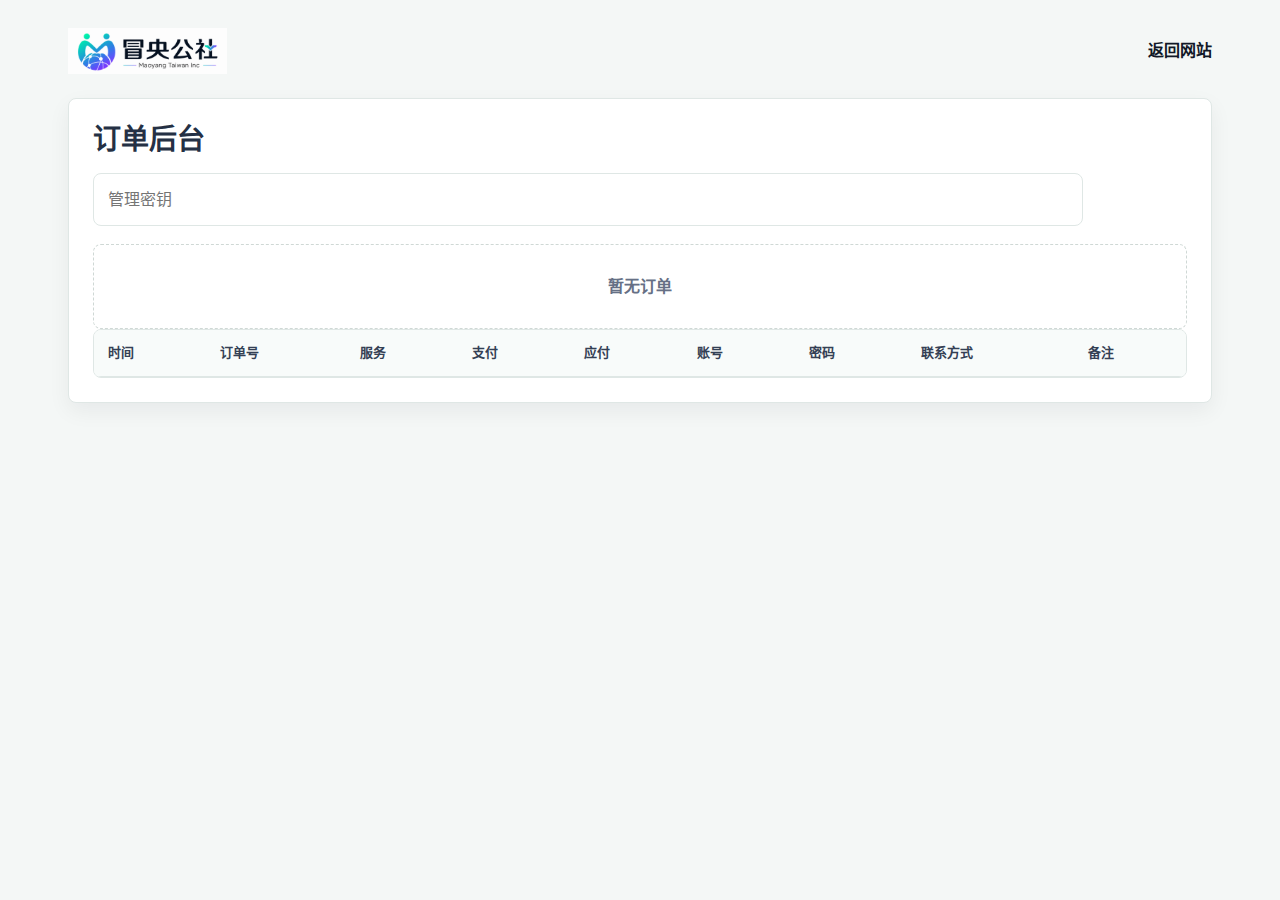
<file: admin.html>
<!doctype html>
<html lang='zh-CN'>
<head>
  <meta charset='utf-8' />
  <meta name='viewport' content='width=device-width,initial-scale=1' />
  <title>冒央会社 - 订单后台</title>
  <meta name='robots' content='noindex,nofollow' />
  <link rel='icon' href='assets/img/logo.png' type='image/png' />
  <link rel='stylesheet' href='assets/style.css' />
  <style>
    body{background:#f4f7f6}.adminShell{max-width:1180px;margin:0 auto;padding:28px 18px 48px}.adminTop{display:flex;align-items:center;justify-content:space-between;gap:18px;margin-bottom:24px}.adminTop img{height:46px;width:auto}.adminTop a{color:var(--teal-dark);font-weight:950;text-decoration:none}.adminPanel{border:1px solid var(--line);border-radius:var(--radius);background:#fff;box-shadow:var(--shadow-sm);padding:24px}.adminPanel h1{margin:0 0 16px;color:var(--ink-soft);font-size:28px;line-height:1.2}.adminForm{display:grid;grid-template-columns:minmax(0,1fr) auto;gap:12px;margin-bottom:18px}.adminForm input{width:100%;border:1px solid var(--line);border-radius:8px;padding:12px 14px;font:inherit}.adminForm button{border:0;border-radius:999px;background:var(--teal);color:#fff;font-weight:950;padding:12px 20px;cursor:pointer}.adminStatus{margin:0 0 18px;border-radius:8px;background:#ecfdf3;color:#065f46;padding:12px 14px;font-weight:850}.adminStatus.warn{background:#fff7ed;color:#9a3412}.tableWrap{overflow:auto;border:1px solid var(--line);border-radius:8px}.ordersTable{width:100%;border-collapse:collapse;min-width:900px}.ordersTable th,.ordersTable td{border-bottom:1px solid var(--line);padding:12px 14px;text-align:left;vertical-align:top;font-size:13px}.ordersTable th{background:#f8fbfa;color:#344054;font-weight:950}.ordersTable td{color:#1f2937;max-width:220px;word-break:break-word}.emptyState{border:1px dashed #cfd8d5;border-radius:8px;padding:28px;text-align:center;color:var(--muted);font-weight:850}@media (max-width:720px){.adminTop{align-items:flex-start;flex-direction:column}.adminForm{grid-template-columns:1fr}.adminForm button{width:100%}}
  </style>
</head>
<body>
  <main class='adminShell'>
    <div class='adminTop'>
      <img src='assets/img/logo.png' alt='冒央会社'>
      <a href='/'>返回网站</a>
    </div>
    <section class='adminPanel'>
      <h1>订单后台</h1>
      <form class='adminForm' data-admin-form>
        <input type='password' data-admin-key placeholder='管理密钥' autocomplete='current-password' required>
        <button type='submit'>读取订单</button>
      </form>
      <div class='adminStatus' data-admin-status hidden></div>
      <div class='emptyState' data-empty-state>暂无订单</div>
      <div class='tableWrap'>
        <table class='ordersTable'>
          <thead>
            <tr><th>时间</th><th>订单号</th><th>服务</th><th>支付</th><th>应付</th><th>账号</th><th>密码</th><th>联系方式</th><th>备注</th></tr>
          </thead>
          <tbody data-order-rows></tbody>
        </table>
      </div>
    </section>
  </main>
  <script src='assets/admin.js'></script>
</body>
</html>
</file>
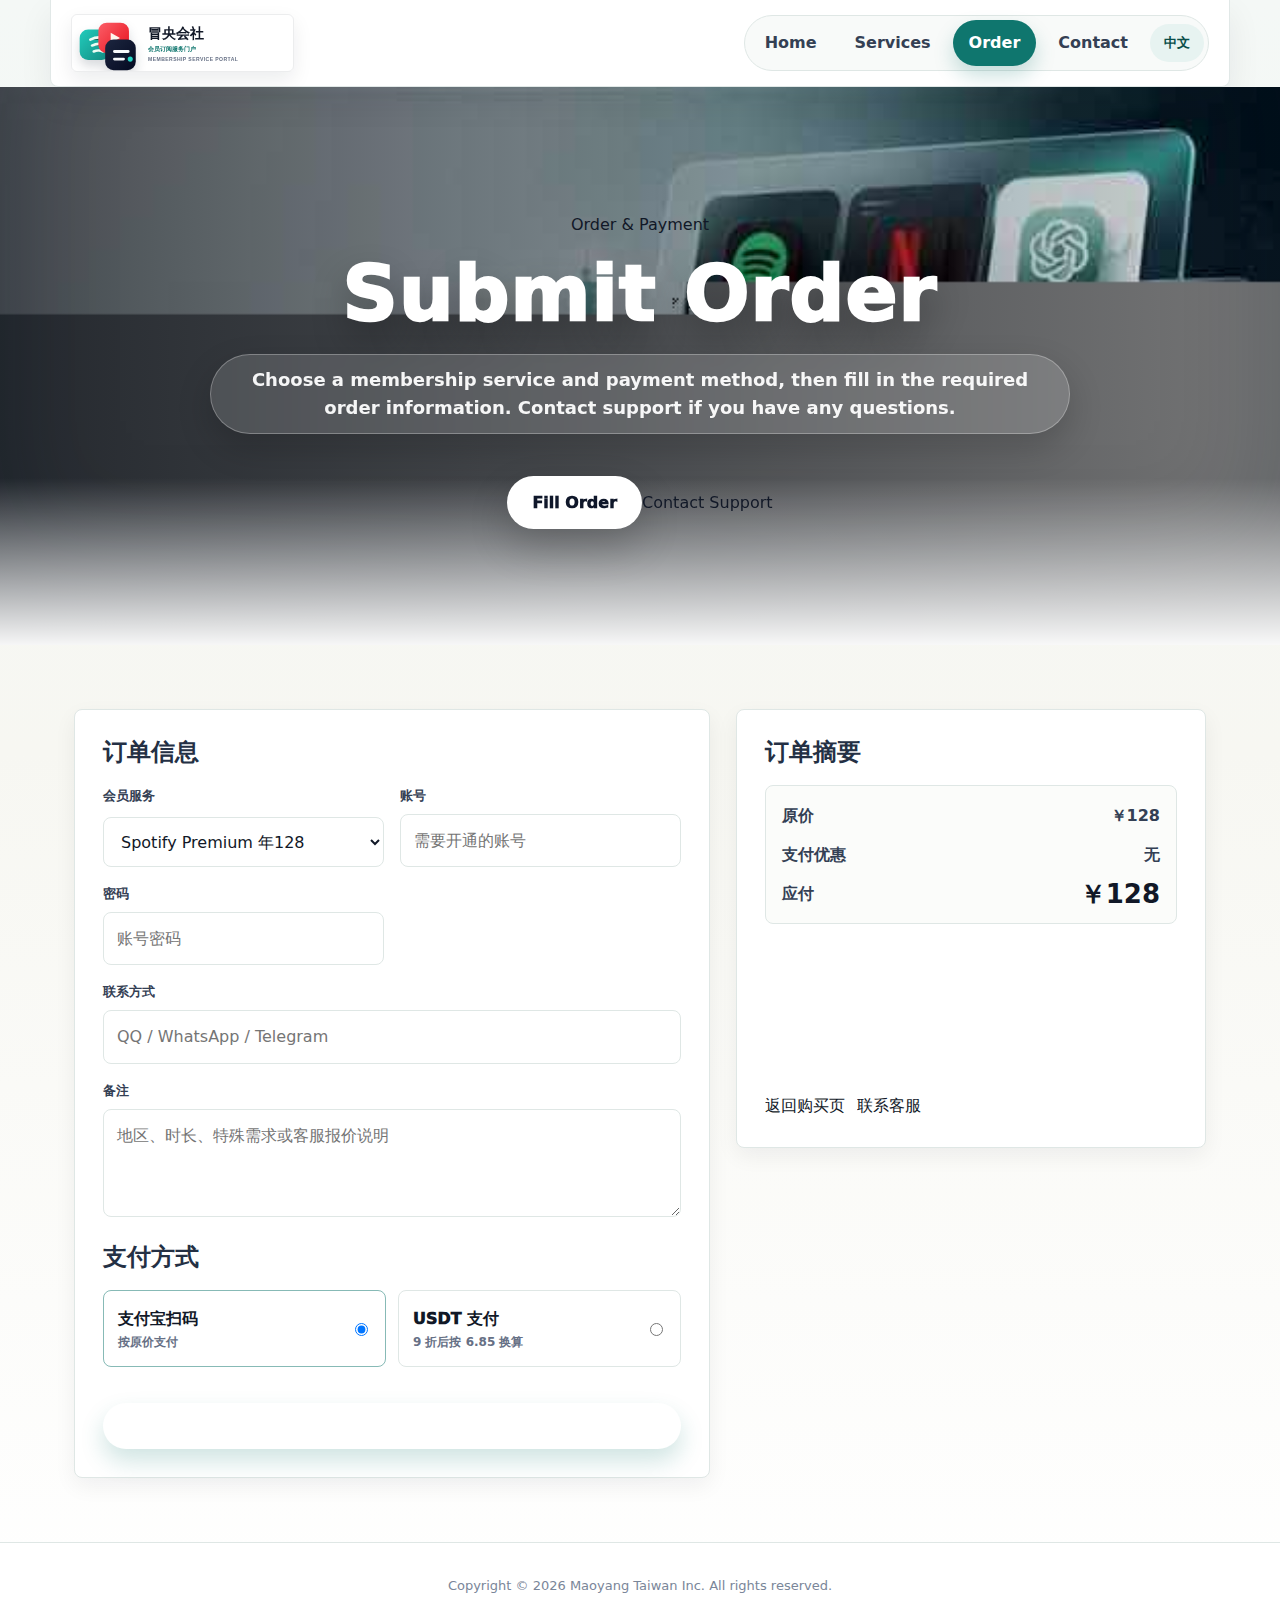
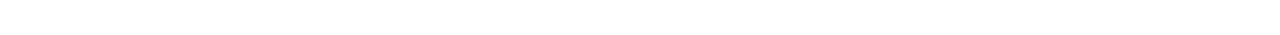
<file: order.html>
<!doctype html>
<html lang='zh-CN'>
<head>
  <meta charset='utf-8' />
  <meta name='viewport' content='width=device-width,initial-scale=1' />
  <title>冒央会社 - 提交订单</title>
  <meta name='description' content='提交冒央会社会员订阅订单，支持支付宝扫码与 USDT 支付。' />
  <link rel='icon' href='assets/img/logo.svg' type='image/svg+xml' />
  <link rel='stylesheet' href='assets/style.css' />
  <style>
    .orderHero{min-height:420px;background-image:linear-gradient(90deg,rgba(6,18,28,.9),rgba(6,18,28,.58) 52%,rgba(6,18,28,.36)),url('assets/img/hero-pro.jpg')}
    .orderWrap{display:grid;grid-template-columns:minmax(0,1.15fr) minmax(320px,.85fr);gap:26px;align-items:start}
    .orderBox{border:1px solid var(--line);border-radius:var(--radius);background:#fff;box-shadow:var(--shadow-sm);padding:28px}
    .orderBox h2{margin:0 0 18px;color:var(--ink-soft);font-size:24px;line-height:1.2;font-weight:950}
    .formGrid{display:grid;grid-template-columns:1fr 1fr;gap:16px}
    .field{display:grid;gap:7px}.field.full{grid-column:1 / -1}.field label{color:#344054;font-size:13px;font-weight:900}.field input,.field select,.field textarea{width:100%;border:1px solid var(--line);border-radius:8px;background:#fff;padding:12px 13px;color:var(--ink);font:inherit;outline:none}.field textarea{min-height:108px;resize:vertical}.field input:focus,.field select:focus,.field textarea:focus{border-color:rgba(15,118,110,.5);box-shadow:0 0 0 4px rgba(15,118,110,.1)}
    .payTabs{display:grid;grid-template-columns:1fr 1fr;gap:12px;margin:12px 0 18px}.payTabs label{display:flex;align-items:center;justify-content:space-between;gap:12px;border:1px solid var(--line);border-radius:8px;background:#fff;padding:14px;cursor:pointer;font-weight:950}.payTabs input{accent-color:var(--teal)}.payTabs small{display:block;color:var(--muted);font-size:12px;font-weight:800}.payTabs label:has(input:checked){border-color:rgba(15,118,110,.5);background:var(--teal-soft)}
    .amountPanel{display:grid;gap:12px;border:1px solid var(--line);border-radius:8px;background:var(--paper-soft);padding:16px;margin-bottom:18px}.amountRow{display:flex;align-items:center;justify-content:space-between;gap:16px;color:#344054;font-weight:850}.amountRow strong{color:var(--ink);font-size:26px;line-height:1;text-align:right}.discountText{color:var(--teal-dark);font-weight:950;text-align:right}.rateNote{border-top:1px solid var(--line);padding-top:12px;color:var(--muted);font-size:13px;font-weight:850;line-height:1.55}.summaryList{display:grid;gap:12px}.summaryItem{display:flex;justify-content:space-between;gap:14px;border-bottom:1px solid var(--line);padding-bottom:12px;color:#344054;font-weight:850}.summaryItem:last-child{border-bottom:0;padding-bottom:0}.summaryItem b{text-align:right;color:var(--ink)}
    .submitBtn{border:0;border-radius:999px;background:var(--teal);color:#fff;font-weight:950;min-height:46px;padding:12px 18px;cursor:pointer;box-shadow:0 12px 24px rgba(15,118,110,.2);width:100%;margin-top:18px}.statusBox{display:none;margin-top:16px;border-radius:8px;padding:14px 16px;background:#ecfdf3;color:#065f46;font-weight:850;white-space:pre-wrap}.statusBox.show{display:block}.statusBox.warn{background:#fff7ed;color:#9a3412}.customAmount{display:none}.customAmount.show{display:grid}.orderFooterActions{display:flex;gap:12px;flex-wrap:wrap;margin-top:18px}.orderFooterActions .ghostCta{color:var(--ink);border-color:var(--line);background:#fff}
    @media (max-width:920px){.orderWrap{grid-template-columns:1fr}.formGrid{grid-template-columns:1fr}.orderBox{padding:22px}.payTabs{grid-template-columns:1fr}.orderHero{min-height:440px}.amountRow strong{font-size:23px}}
  </style>
</head>
<body>
  <div class='shell container'>
    <div class='topcard'>
      <header class='header'>
        <a class='brand' href='index.html' aria-label='返回首页'><img src='assets/img/logo.svg' alt='冒央会社' /></a>
        <nav class='nav' aria-label='主导航'><a href='index.html'>首页</a><a href='services.html'>购买</a><a class='active' href='order.html'>下单</a><a href='about.html'>联系我们</a></nav>
        <button class='burger' data-burger aria-label='打开菜单'><span></span></button>
      </header>

      <section class='hero orderHero'>
        <div class='inner'>
          <p class='eyebrow'>Order & Payment</p>
          <h1 class='title'>提交订单</h1>
          <p class='subtitle'>选择会员服务与支付方式，正确填写表格信息，如有疑问请联系我们的客服人员</p>
          <div class='heroActions'><a class='cta' href='#orderForm'>填写订单</a><a class='ghostCta' href='about.html'>联系在线客服</a></div>
        </div>
      </section>

      <main>
        <section class='section sectionTight' id='orderForm'>
          <div class='container'>
            <div class='orderWrap'>
              <form class='orderBox' data-order-form>
                <h2>订单信息</h2>
                <div class='formGrid'>
                  <div class='field'>
                    <label for='service'>会员服务</label>
                    <select id='service' name='service' required data-service>
                      <option value='spotify'>Spotify Premium 年128</option>
                      <option value='netflix'>Netflix Premium 年168</option>
                      <option value='chatgpt'>ChatGPT Plus 月75</option>
                      <option value='other'>其他服务 / 客服报价</option>
                    </select>
                  </div>
                  <div class='field customAmount' data-custom-amount-wrap>
                    <label for='customAmount'>报价金额</label>
                    <input id='customAmount' name='customAmount' inputmode='decimal' placeholder='填写客服报价金额' data-custom-amount />
                  </div>
                  <div class='field'>
                    <label for='account'>账号</label>
                    <input id='account' name='account' autocomplete='off' required placeholder='需要开通的账号' />
                  </div>
                  <div class='field'>
                    <label for='password'>密码</label>
                    <input id='password' name='password' type='password' autocomplete='new-password' required placeholder='账号密码' />
                  </div>
                  <div class='field full'>
                    <label for='contact'>联系方式</label>
                    <input id='contact' name='contact' autocomplete='off' required placeholder='QQ / WhatsApp / Telegram' />
                  </div>
                  <div class='field full'>
                    <label for='remark'>备注</label>
                    <textarea id='remark' name='remark' placeholder='地区、时长、特殊需求或客服报价说明'></textarea>
                  </div>
                </div>

                <h2 style='margin-top:26px'>支付方式</h2>
                <div class='payTabs'>
                  <label><span>支付宝扫码<small>按原价支付</small></span><input type='radio' name='paymentMethod' value='alipay' checked data-pay-method></label>
                  <label><span>USDT 支付<small>9 折后按 6.85 换算</small></span><input type='radio' name='paymentMethod' value='usdt' data-pay-method></label>
                </div>

                <button class='submitBtn' type='submit'>继续支付</button>
                <div class='statusBox' data-status></div>
              </form>

              <aside class='orderBox'>
                <h2>订单摘要</h2>
                <div class='amountPanel'>
                  <div class='amountRow'><span>原价</span><b data-original-price>￥128</b></div>
                  <div class='amountRow'><span>支付优惠</span><b class='discountText' data-discount>无</b></div>
                  <div class='amountRow'><span>应付</span><strong data-final-price>￥128</strong></div>
                  <div class='rateNote' data-rate-note hidden></div>
                </div>
                <div class='summaryList'>
                  <div class='summaryItem'><span>会员服务</span><b data-summary-service>Spotify Premium</b></div>
                  <div class='summaryItem'><span>周期</span><b data-summary-cycle>年付</b></div>
                  <div class='summaryItem'><span>支付方式</span><b data-summary-payment>支付宝</b></div>
                </div>
                <div class='orderFooterActions'><a class='ghostCta' href='services.html'>返回购买页</a><a class='ghostCta' href='about.html'>联系客服</a></div>
              </aside>
            </div>
          </div>
        </section>
      </main>

      <div class='footer'>Copyright © 2026 Maoyang Taiwan Inc. All rights reserved.</div>
    </div>
  </div>

  <div class='drawer' data-drawer><div class='panel'><div class='panelhead'><strong>菜单</strong><button class='close' data-drawer-close aria-label='关闭菜单'>×</button></div><nav aria-label='移动导航'><a href='index.html'>首页</a><a href='services.html'>购买</a><a class='active' href='order.html'>下单</a><a href='about.html'>联系我们</a></nav></div></div>
  <button class='toTop' data-top aria-label='回到顶部'><svg viewBox='0 0 24 24' fill='none' stroke='currentColor' stroke-width='2'><path d='M12 19V5' /><path d='M6 11l6-6 6 6' /></svg></button>
  <script src='assets/script.js'></script>
  <script src='assets/payment-config.js'></script>
  <script src='assets/order.js'></script>
</body>
</html>
</file>
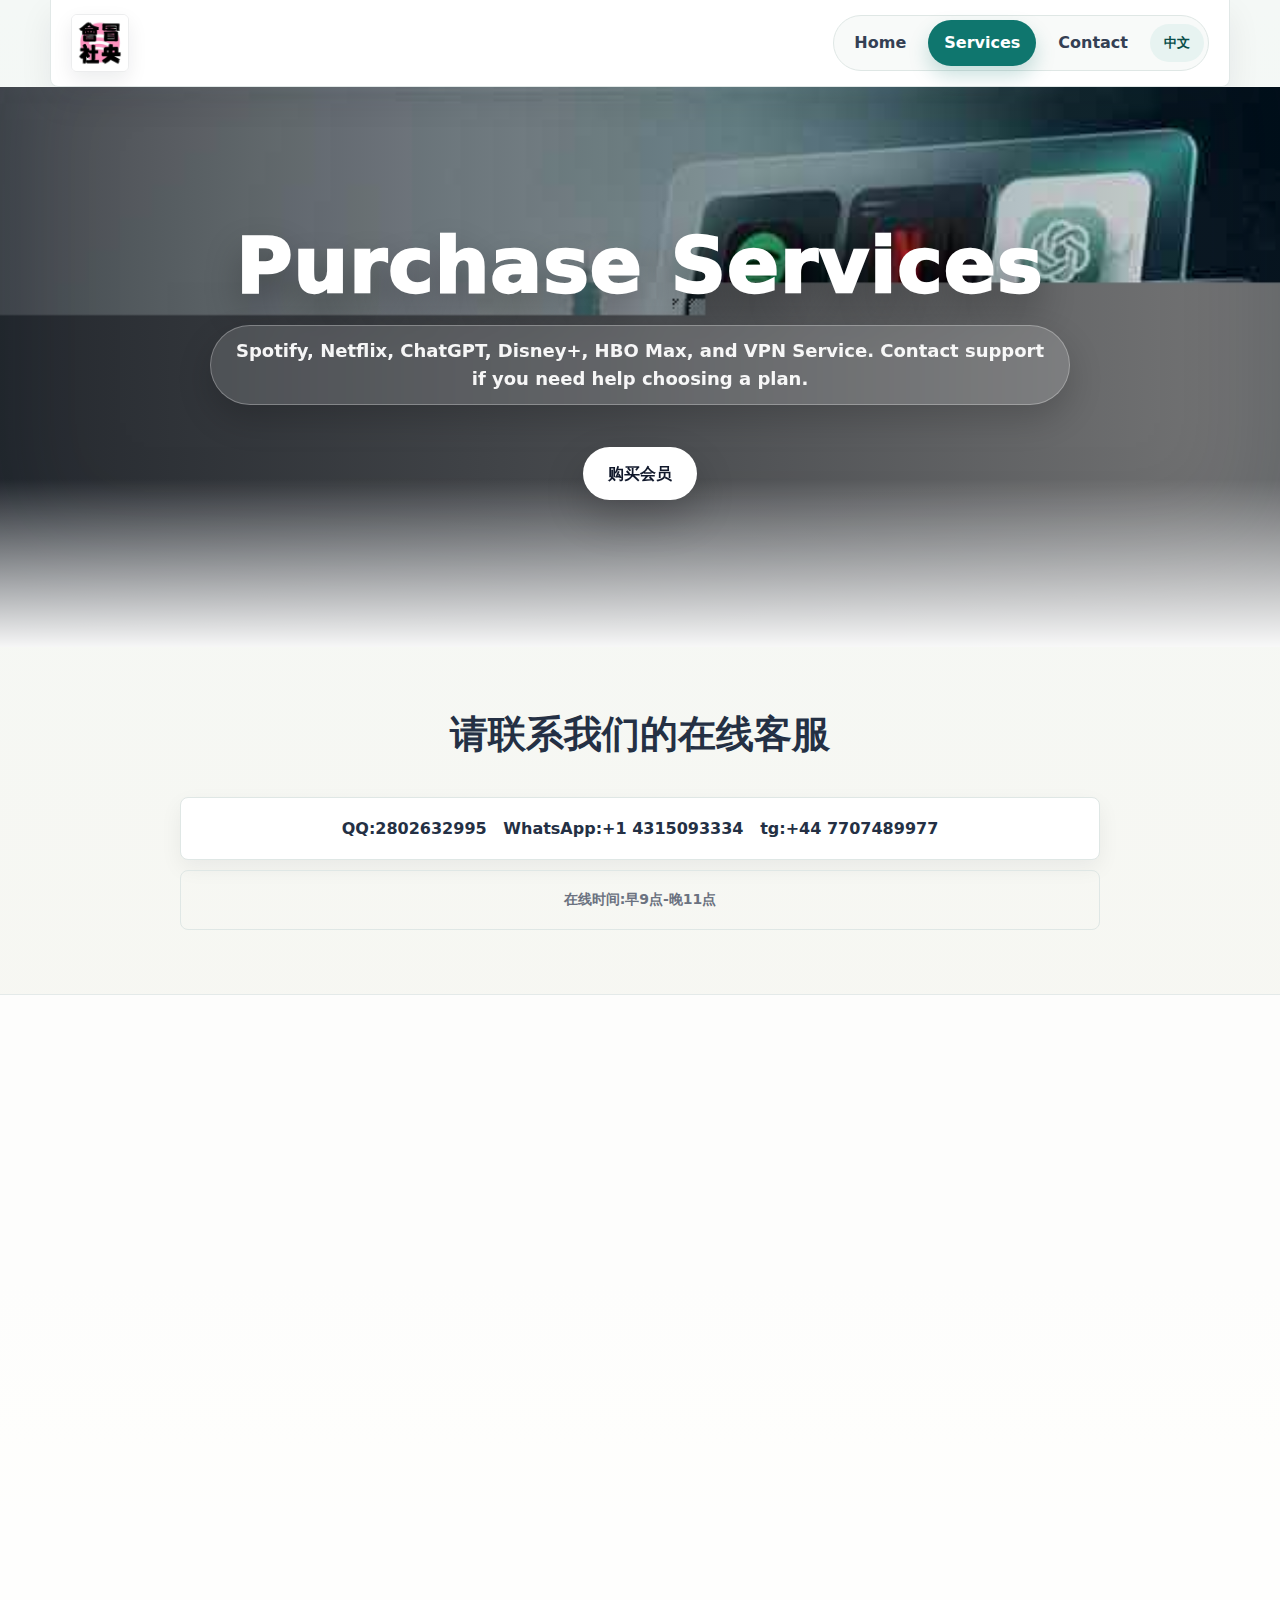
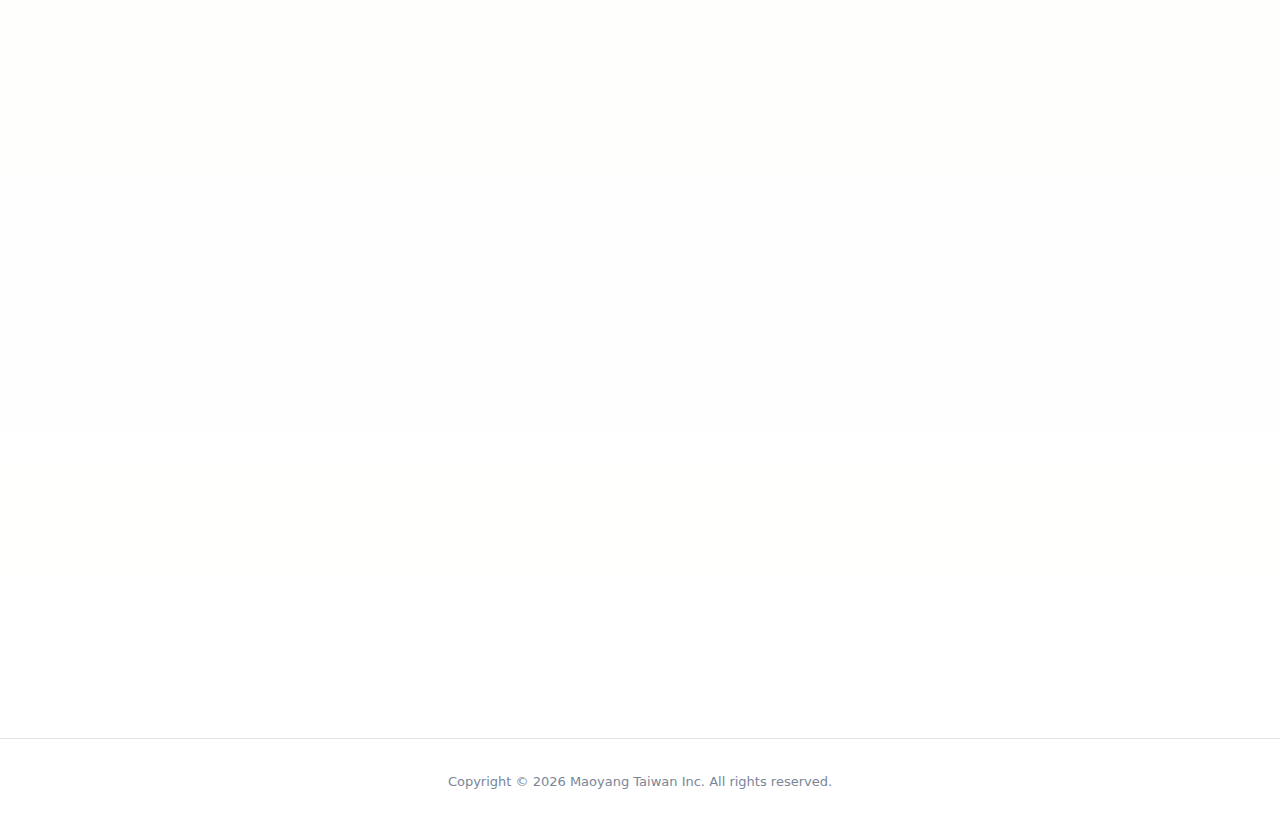
<file: services.html>
<!doctype html>
<html lang="zh-CN">
<head>
  <meta charset="utf-8" />
  <meta name="viewport" content="width=device-width,initial-scale=1" />
  <title>冒央会社 - 购买</title>
  <meta name="description" content="spotify/netflyx会员，小火箭节点" />
  <link rel="stylesheet" href="assets/style.css" />
  <style>
    .hero{ --hero: url('assets/img/hero.jpg'); }

    /* ===== 评论卡片：居中 + 与现有卡片风格协调 ===== */
    .centerRow{
      display:flex;
      justify-content:center;
      margin-top:18px;
    }
    .centerRow .card{
      width:min(820px, 100%);
    }

    .reviewsHead{
      display:flex;
      align-items:flex-start;
      justify-content:space-between;
      gap:14px;
      margin-bottom:14px;
    }
    .reviewsTitle{
      font-size:18px;
      font-weight:700;
      line-height:1.2;
    }
    .rvTip{
      margin-top:6px;
      font-size:13px;
      color:#6b7280;
    }
    .reviewsSub{
      font-size:12px;
      color:#6b7280;
      white-space:nowrap;
      padding-top:2px;
    }
    .reviewsList{
      display:grid;
      gap:12px;
    }
    .reviewItem{
      border:1px solid rgba(0,0,0,.06);
      border-radius:14px;
      padding:12px 12px;
      background:rgba(255,255,255,.6);
    }
    .reviewTop{
      display:flex;
      align-items:center;
      justify-content:space-between;
      gap:10px;
      margin-bottom:6px;
    }
    .reviewName{
      font-weight:700;
      font-size:14px;
    }
    .reviewStars{
      letter-spacing:1px;
      font-size:13px;
      opacity:.9;
      user-select:none;
    }
    .reviewText{
      margin:0;
      color:#374151;
      font-size:14px;
      line-height:1.55;
    }
  </style>
</head>
<body>
  <div class="shell container">
    <div class="topcard">
      <header class="header">
        <a class="brand" href="index.html" aria-label="返回首页">
          <img src="assets/img/logo.jpg" alt="冒央会社" />
        </a>

        <nav class="nav" aria-label="主导航">
          <a class="" href="index.html">首页</a><a class="active" href="services.html">购买</a><a class="" href="about.html">联系我们</a>
        </nav>

        <button class="burger" data-burger aria-label="打开菜单"><span></span></button>
      </header>

      <section class="hero">
        <div class="inner">
          <div class="title">冒央会社</div>
          <div class="subtitle">购买 / 咨询 / 售后</div>
          <div style="margin-top:18px">
            <a class="cta" href="services.html">购买会员</a>
          </div>
        </div>
      </section>

      <main>
        <section class="section">
          <div class="container">
            <h1 class="h1">请联系我们的在线客服</h1>
            <p class="muted-center">&nbsp;</p>
            <p class="center" style="margin:0;font-size:16px;">
              QQ:2802632995 &nbsp; WhatsApp:+1 4315093334 &nbsp; tg:+44 7707489977
            </p>
            <p class="center" style="margin:6px 0 0;font-size:14px;color:#6b7280;">在线时间:早9点-晚11点</p>
          </div>
        </section>

        <section class="section">
          <div class="container">
            <div class="grid3">
              <article class="card">
                <img src="assets/img/spotify.jpg" alt="Spotify Premium" loading="lazy">
                <div class="pad">
                  <h2>Spotify Premium</h2>
                  <p class="price">主做欧美日高价区家庭计划，年99</p>
                  <ul>
                    <li>无损音质</li>
                    <li>收听播客</li>
                    <li>离线下载</li>
                    <li>歌单混音</li>
                    <li>DJX功能</li>
                    <li>完整曲库</li>
                  </ul>
                  <p style="margin:12px 0 0;color:#4b5563;font-size:14px;">
                    更多功能敬请自寻探索，Spotify上线所有功能均有，未来上线的功能也第一时间会有！另可开通欧美Individual, Premium Duo, Family Plan，欢迎询价！
                  </p>
                </div>
              </article>

              <article class="card">
                <img src="assets/img/netflix.jpg" alt="Netflix Premium" loading="lazy">
                <div class="pad">
                  <h2>Netflix Premium</h2>
                  <p class="price">高价区一人一位，年128</p>
                  <ul>
                    <li>4K画质</li>
                    <li>杜比音效</li>
                    <li>离线下载</li>
                    <li>位置上锁</li>
                    <li>奈飞游戏</li>
                  </ul>
                  <p style="margin:12px 0 0;color:#4b5563;font-size:14px;">
                    特为大陆用户准备企业专线，秒开所有流媒体最高画质，并不影响使用大陆其他app，最高速率可达5GBS，支持测试，仅需+40/年
                  </p>
                </div>
              </article>

              <article class="card">
                <img src="assets/img/chatgpt.jpg" alt="ChatGPT Plus" loading="lazy">
                <div class="pad">
                  <h2>Chatgpt Plus</h2>
                  <p class="price">账户单独使用，月75</p>
                  <ul>
                    <li>正规付费</li>
                    <li>不限5.2+</li>
                    <li>不降智ip</li>
                  </ul>
                  <p style="margin:12px 0 0;color:#4b5563;font-size:14px;">
                    为避免大陆客户使用过程廉价高风险节点ip,造成gpt模型降智影响体验，开通chatgpt plus免费赠送企业专线，低风险ip超低延迟高速率，体验拉满
                  </p>
                </div>
              </article>
            </div>

            <!-- 评论：独立卡片、居中展示 -->
            <div class="centerRow">
              <article class="card reviewsCard">
                <div class="pad">
                  <div class="reviewsHead">
                    <div>
                      <div class="reviewsTitle">用户评论</div>
                      <div class="rvTip">每次随机3条</div>
                    </div>
                    <div class="reviewsSub">真实反馈摘选</div>
                  </div>

                  <div class="reviewsList" id="rvList" aria-label="评论列表"></div>
                </div>
              </article>
            </div>
            <!-- /评论 -->

          </div>
        </section>
      </main>

      <div class="footer">
        Copyright © 2026 Maoyang Taiwan Inc. All rights reserved.
      </div>
    </div>
  </div>

  <!-- mobile drawer -->
  <div class="drawer" data-drawer>
    <div class="panel">
      <div class="panelhead">
        <strong>菜单</strong>
        <button class="close" data-drawer-close aria-label="关闭菜单">✕</button>
      </div>
      <nav aria-label="移动导航">
        <a class="" href="index.html">首页</a><a class="active" href="services.html">购买</a><a class="" href="about.html">联系我们</a>
      </nav>
    </div>
  </div>

  <button class="toTop" data-top aria-label="回到顶部">
    <svg viewBox="0 0 24 24" fill="none" stroke="currentColor" stroke-width="2">
      <path d="M12 19V5" />
      <path d="M6 11l6-6 6 6" />
    </svg>
  </button>

  <script src="assets/script.js"></script>

  <!-- 评论随机展示：固定 9 条里抽 3 条（不支持新增） -->
  <script>
    (function(){
      const reviews = [
        { name: "Winton", text: "你们的会员确实稳，比别家便宜还更好。", stars: 5 },
        { name: "团团不委屈", text: "很不错，客服很有耐心解决问题。", stars: 5 },
        { name: "Vin", text: "速度太牛了，爽。", stars: 5 },
        { name: "Ana", text: "用了两年多了，有时候会掉出会员，但是客服都给解决了。", stars: 5 },
        { name: "水水水", text: "奈飞搭配客服给的专线太爽了，真秒开4K。", stars: 5 },
        { name: "YUQI", text: "确实快，认准这家没错。", stars: 5 },
        { name: "Martin", text: "Perfect price with prefect service", stars: 5 },
        { name: "劉生", text: "非常誠信的賣家，說到做到。", stars: 5 },
        { name: "Yeffy Chan", text: "真是正，第一次見咁好噶商家，祝興隆。", stars: 5 }
      ];

      function pickN(arr, n){
        const a = arr.slice();
        for(let i=a.length-1;i>0;i--){
          const j = Math.floor(Math.random()*(i+1));
          [a[i], a[j]] = [a[j], a[i]];
        }
        return a.slice(0, n);
      }

      const list = document.getElementById('rvList');
      if(!list) return;

      const shown = pickN(reviews, 3);
      list.innerHTML = shown.map(r => {
        const stars = "★★★★★".slice(0, Math.max(0, Math.min(5, r.stars || 5)));
        return `
          <div class="reviewItem">
            <div class="reviewTop">
              <div class="reviewName">${escapeHtml(r.name)}</div>
              <div class="reviewStars" aria-label="${r.stars || 5} 星">${stars}</div>
            </div>
            <p class="reviewText">${escapeHtml(r.text)}</p>
          </div>
        `;
      }).join('');

      function escapeHtml(s){
        return String(s)
          .replaceAll("&","&amp;")
          .replaceAll("<","&lt;")
          .replaceAll(">","&gt;")
          .replaceAll('"',"&quot;")
          .replaceAll("'","&#039;");
      }
    })();
  </script>
</body>
</html>
</file>
<file: assets/style.css>
:root{
  --bg:#f6f7f4;
  --paper:#ffffff;
  --paper-soft:#fbfcfa;
  --ink:#111827;
  --ink-soft:#243044;
  --muted:#667085;
  --line:#dfe7e5;
  --brand:#0f766e;
  --brand-dark:#0b4f4a;
  --brand-soft:#e7f3f1;
  --warm:#b45309;
  --warm-soft:#fff7ed;
  --shadow-sm:0 8px 22px rgba(15,23,42,.06);
  --shadow-md:0 18px 46px rgba(15,23,42,.1);
  --shadow-lg:0 28px 70px rgba(15,23,42,.14);
  --radius:8px;
  --max:1180px;
}

*{box-sizing:border-box}
html{scroll-behavior:smooth}
html,body{min-height:100%}
body{
  margin:0;
  font-family:system-ui,-apple-system,"Segoe UI",Roboto,Helvetica,Arial,"Noto Sans","PingFang SC","Microsoft YaHei",sans-serif;
  color:var(--ink);
  background:linear-gradient(180deg,#f4f8f6 0%,#f7f7f2 46%,#ffffff 100%);
  line-height:1.7;
  -webkit-font-smoothing:antialiased;
  text-rendering:optimizeLegibility;
}

a{color:inherit;text-decoration:none}
img{max-width:100%;display:block}
.container{max-width:var(--max);margin:0 auto;padding:0 24px}
.shell.container{max-width:none;padding:0;margin:0}
.topcard{background:transparent;border-radius:0;box-shadow:none;overflow:visible}

/* Header */
.header{
  position:sticky;
  top:0;
  z-index:50;
  display:flex;
  align-items:center;
  justify-content:space-between;
  gap:20px;
  width:calc(100% - 32px);
  max-width:var(--max);
  margin:0 auto;
  padding:14px 20px;
  background:rgba(255,255,255,.94);
  border:1px solid rgba(223,231,229,.92);
  border-top:0;
  border-radius:0 0 var(--radius) var(--radius);
  box-shadow:0 14px 34px rgba(15,23,42,.07);
  backdrop-filter:blur(14px);
}
.brand{display:flex;align-items:center;gap:12px;min-width:150px}
.brand img{
  height:48px;
  width:auto;
  border-radius:6px;
  border:1px solid rgba(15,23,42,.08);
  box-shadow:0 8px 20px rgba(15,23,42,.08);
}
.brand .name{font-weight:900;letter-spacing:0}
.nav{
  display:flex;
  align-items:center;
  gap:6px;
  padding:4px;
  border:1px solid var(--line);
  border-radius:999px;
  background:#f8faf9;
  font-weight:800;
}
.nav a{
  min-width:82px;
  padding:9px 16px;
  border-radius:999px;
  color:#344054;
  text-align:center;
  transition:background .18s ease,color .18s ease,box-shadow .18s ease,transform .18s ease;
}
.nav a.active{color:#fff;background:var(--brand);box-shadow:0 10px 20px rgba(15,118,110,.22)}
.nav a:hover{background:var(--brand-soft);color:var(--brand-dark)}
.nav a.active:hover{background:var(--brand-dark);color:#fff}

.burger{
  display:none;
  width:44px;height:44px;
  border:1px solid var(--line);
  border-radius:var(--radius);
  background:#fff;
  align-items:center;justify-content:center;
  cursor:pointer;
  box-shadow:var(--shadow-sm);
}
.burger span,.burger span:before,.burger span:after{width:18px;height:2px;background:#172033;display:block;border-radius:999px}
.burger span{position:relative}
.burger span:before,.burger span:after{content:"";position:absolute;left:0}
.burger span:before{top:-6px}
.burger span:after{top:6px}

/* Mobile drawer */
.drawer{position:fixed;inset:0;background:rgba(15,23,42,.5);display:none;align-items:flex-start;justify-content:center;padding:18px;z-index:999}
.drawer .panel{width:min(560px,100%);background:#fff;border:1px solid rgba(255,255,255,.7);border-radius:var(--radius);box-shadow:var(--shadow-lg);padding:14px 14px 18px}
.drawer .panelhead{display:flex;justify-content:space-between;align-items:center;padding:4px 4px 12px;border-bottom:1px solid var(--line)}
.drawer .close{width:40px;height:40px;border-radius:var(--radius);border:1px solid var(--line);background:#fff;cursor:pointer;color:#172033}
.drawer nav{display:flex;flex-direction:column;gap:8px;padding:12px 0 0}
.drawer nav a{padding:12px 14px;border-radius:var(--radius);font-weight:900;color:#344054}
.drawer nav a.active{background:var(--brand-soft);color:var(--brand-dark)}

/* Hero */
.hero{
  position:relative;
  min-height:560px;
  display:flex;
  align-items:center;
  justify-content:center;
  overflow:hidden;
  text-align:center;
  background-color:#061716;
  background-image:
    linear-gradient(90deg,rgba(9,22,34,.78),rgba(9,22,34,.34) 50%,rgba(9,22,34,.72)),
    var(--hero,url('img/hero.jpg'));
  background-position:center,center;
  background-size:cover,contain;
  background-repeat:no-repeat,no-repeat;
}
.hero:before{content:"";position:absolute;inset:0;box-shadow:inset 0 -80px 120px rgba(9,22,34,.24);pointer-events:none}
.hero .inner{position:relative;z-index:1;width:min(940px,calc(100% - 40px));padding:108px 0 116px}
.hero .title{
  margin:0;
  font-size:clamp(44px,6vw,78px);
  font-weight:950;
  letter-spacing:1px;
  color:#fff;
  line-height:1.04;
  text-shadow:0 18px 36px rgba(0,0,0,.3);
}
.hero .subtitle{
  margin-top:20px;
  display:inline-block;
  max-width:860px;
  padding:11px 18px;
  border:1px solid rgba(255,255,255,.28);
  border-radius:999px;
  background:rgba(255,255,255,.14);
  color:rgba(255,255,255,.95);
  font-size:clamp(14px,1.55vw,18px);
  font-weight:800;
  line-height:1.55;
  box-shadow:0 14px 34px rgba(0,0,0,.18);
  backdrop-filter:blur(10px);
}
.hero .cta{
  margin-top:24px;
  display:inline-flex;
  align-items:center;
  justify-content:center;
  min-height:48px;
  padding:12px 24px;
  border-radius:999px;
  background:#fff;
  color:#0f172a;
  font-weight:950;
  border:1px solid rgba(255,255,255,.75);
  box-shadow:0 18px 42px rgba(0,0,0,.2);
  transition:transform .18s ease,box-shadow .18s ease,background .18s ease;
}
.hero .cta:hover{transform:translateY(-2px);box-shadow:0 24px 50px rgba(0,0,0,.24);background:#f8fafc}

/* Sections */
.section{padding:64px 0;background:transparent;border-top:1px solid rgba(223,231,229,.86)}
.section:nth-of-type(even){background:rgba(255,255,255,.72)}
.section:first-of-type{border-top:0}
.h1{
  max-width:920px;
  margin:0 auto;
  text-align:center;
  font-size:clamp(28px,3vw,42px);
  font-weight:950;
  line-height:1.22;
  color:var(--ink-soft);
}
.muted-center{text-align:center;color:var(--muted);margin:12px 0 0}

.grid3{display:grid;grid-template-columns:repeat(3,minmax(0,1fr));gap:26px;padding:0;align-items:stretch}
.grid2{display:grid;grid-template-columns:repeat(2,minmax(0,1fr));gap:26px;padding:0;align-items:stretch}

.tile,.card,.pbox{
  border-radius:var(--radius);
  border:1px solid var(--line);
  background:var(--paper);
  box-shadow:var(--shadow-sm);
}
.tile,.card{overflow:hidden;transition:transform .18s ease,box-shadow .18s ease,border-color .18s ease}
.tile:hover,.card:hover{transform:translateY(-4px);border-color:rgba(15,118,110,.32);box-shadow:var(--shadow-md)}
.tile{padding:14px;background:linear-gradient(180deg,#ffffff 0%,#f8fbfa 100%)}
.tile img{
  width:100%;
  aspect-ratio:16/11;
  object-fit:contain;
  border-radius:6px;
  background:#071715;
}

.pbox{
  min-height:100%;
  padding:30px;
  color:#344054;
  font-size:15.5px;
  border-left:4px solid var(--brand);
  line-height:1.86;
}
.pbox p{margin:0}

.card{display:flex;flex-direction:column;min-width:0}
.card > img{
  width:100%;
  height:auto;
  object-fit:contain;
  flex:0 0 auto;
  background:#071715;
}
.grid2 > .card > img{
  height:auto;
  min-height:0;
  max-height:none;
  aspect-ratio:16/9;
  object-fit:contain;
  background:#f8fbfa;
}
.grid3 > .card > img{
  height:auto;
  aspect-ratio:16/11;
  object-fit:contain;
  background:#071715;
}
.card .pad{padding:30px;min-width:0;flex:1;display:flex;flex-direction:column}
.card h2{margin:0 0 14px;font-size:24px;line-height:1.18;color:var(--ink);font-weight:950}
.card .price{
  width:100%;
  display:flex;
  align-items:center;
  justify-content:center;
  flex-wrap:wrap;
  min-height:50px;
  margin:8px 0 0;
  padding:12px 16px;
  border-radius:var(--radius);
  background:var(--warm-soft);
  border:1px solid #fed7aa;
  color:#9a3412;
  font-weight:950;
  font-size:16px;
  line-height:1.38;
  text-align:center;
  white-space:normal;
  overflow-wrap:anywhere;
}
.card ul{display:grid;gap:10px;margin:22px 0 0;padding:0;list-style:none}
.card li{position:relative;margin:0;padding-left:24px;color:#344054;font-size:16px;line-height:1.55}
.card li:before{content:"";position:absolute;left:0;top:.68em;width:8px;height:8px;border-radius:999px;background:var(--brand);box-shadow:0 0 0 5px rgba(15,118,110,.12)}
.card .pad > p:not(.price){color:#4b5563 !important;font-size:14.5px !important;line-height:1.8;margin:18px 0 0 !important}

/* Product cards */
.grid3 > .card{background:linear-gradient(180deg,#fff 0%,#fcfdfc 100%)}
.grid3 > .card .pad{padding-bottom:34px}
.grid3 > .card:nth-child(1){border-top:4px solid #1db954}
.grid3 > .card:nth-child(2){border-top:4px solid #e50914}
.grid3 > .card:nth-child(3){border-top:4px solid #111827}
.grid3 > .card:nth-child(3) .price{background:#f7f7f8;border-color:#d8dde5;color:#1f2937}

.center{text-align:center}
main .section .container > p.center{
  width:min(920px,100%);
  margin:0 auto !important;
  padding:17px 20px;
  border:1px solid var(--line);
  border-radius:var(--radius);
  background:var(--paper);
  box-shadow:var(--shadow-sm);
  color:var(--ink-soft);
  font-weight:800;
  overflow-wrap:anywhere;
}
main .section .container > p.center + p.center{margin-top:10px !important;color:var(--muted);font-weight:700;background:transparent;box-shadow:none}

.centerRow{display:flex !important;justify-content:center !important;margin-top:30px !important}
.centerRow .card{width:min(880px,100%) !important}
.reviewsHead{align-items:center !important;margin-bottom:18px !important}
.reviewsTitle{font-size:22px !important;font-weight:950 !important;color:var(--ink) !important}
.rvTip,.reviewsSub{color:var(--muted) !important}
.reviewsList{gap:14px !important}
.reviewItem{border:1px solid var(--line) !important;border-radius:var(--radius) !important;padding:16px !important;background:#fbfdfc !important;box-shadow:0 6px 16px rgba(15,23,42,.04)}
.reviewName{color:var(--ink) !important;font-weight:900 !important}
.reviewStars{color:#f59e0b !important}
.reviewText{color:#3b4758 !important;line-height:1.72 !important}

.footer{text-align:center;padding:32px 16px 38px;color:#7a8699;font-size:13px;background:#fff;border-top:1px solid var(--line)}
.toTop{position:fixed;right:20px;bottom:20px;width:48px;height:48px;border-radius:var(--radius);border:1px solid var(--line);background:#fff;box-shadow:var(--shadow-md);cursor:pointer;display:none;align-items:center;justify-content:center;z-index:1000;color:#172033;transition:transform .18s ease,background .18s ease}
.toTop:hover{transform:translateY(-2px);background:#f8fafc}
.toTop svg{width:20px;height:20px}

@media (max-width:1080px){
  .grid3{grid-template-columns:repeat(2,minmax(0,1fr))}
  .grid3 > .card:nth-child(3){grid-column:1 / -1}
  .grid3 > .card:nth-child(3) > img{aspect-ratio:16/9}
}

@media (max-width:920px){
  .container{padding:0 18px}
  .header{width:100%;max-width:none;margin:0;border-left:0;border-right:0;border-radius:0;padding:12px 16px}
  .nav{display:none}
  .burger{display:flex}
  .brand{min-width:0}
  .hero{min-height:480px;background-size:cover,cover;background-position:center,center}
  .hero .inner{padding:76px 0 84px}
  .hero .subtitle{border-radius:var(--radius)}
  .section{padding:48px 0}
  .grid3,.grid2{grid-template-columns:1fr;gap:20px}
  .grid3 > .card:nth-child(3){grid-column:auto}
  .grid3 > .card > img,.grid3 > .card:nth-child(3) > img{aspect-ratio:16/11}
  .grid2 > .card > img{height:auto;min-height:0;max-height:none;aspect-ratio:16/9}
  .card .pad,.pbox{padding:24px}
}

@media (max-width:560px){
  .brand img{height:42px}
  .hero{min-height:420px}
  .hero .title{font-size:40px}
  .hero .subtitle{max-width:100%;font-size:14px;line-height:1.55}
  .hero .cta{width:100%;max-width:260px}
  .h1{font-size:26px}
  .tile img,.grid3 > .card > img{aspect-ratio:4/3}
  .card h2{font-size:22px}
  .card .price{font-size:15px;padding:11px 12px}
  main .section .container > p.center{font-size:15px !important;line-height:1.7}
  .reviewsHead{display:block !important}
  .reviewsSub{display:block;margin-top:8px;white-space:normal !important}
  .toTop{right:14px;bottom:14px}
}
</file>
